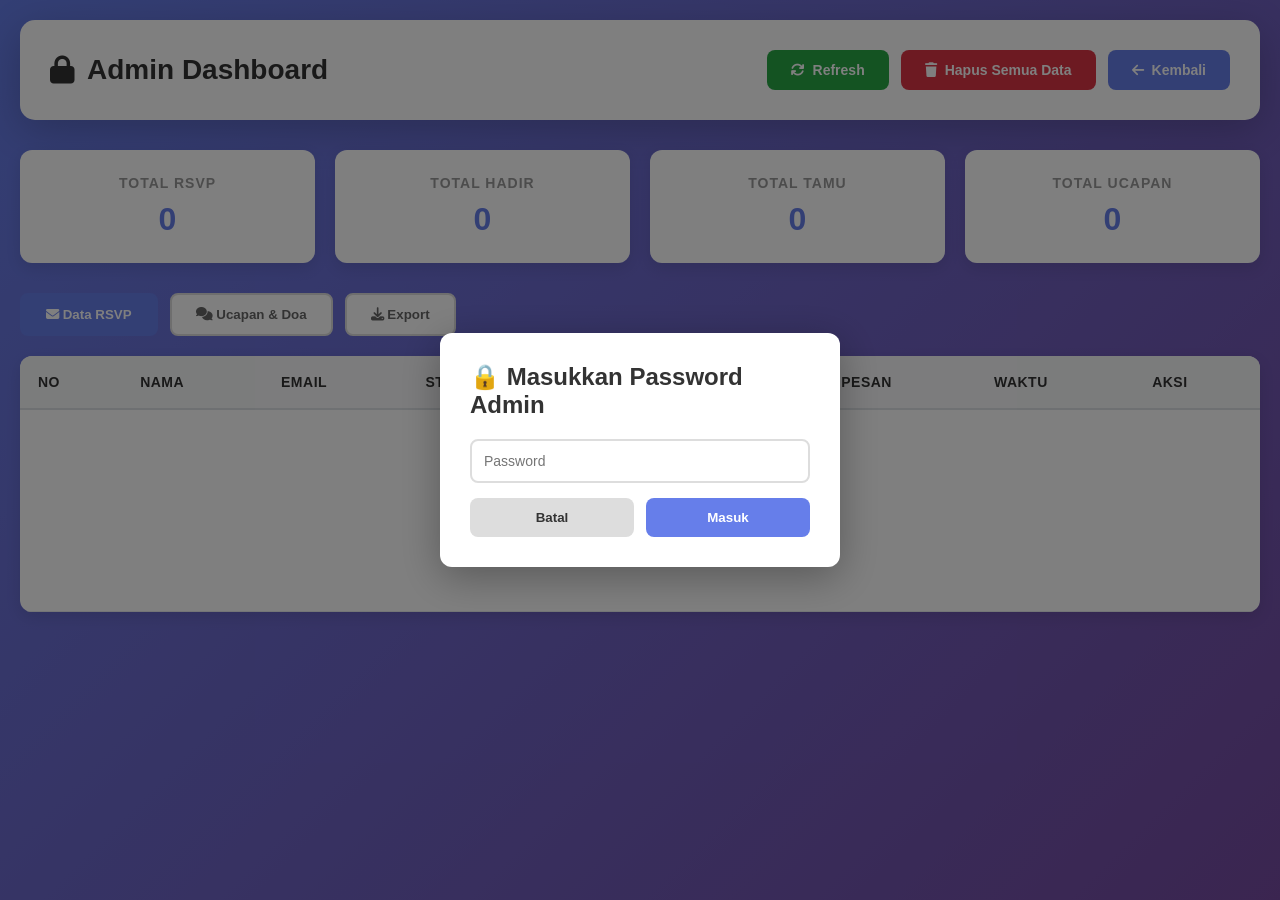
<file: admin.html>
<!DOCTYPE html>
<html lang="id">
<head>
    <meta charset="UTF-8">
    <meta name="viewport" content="width=device-width, initial-scale=1.0">
    <title>Admin Dashboard - Undangan Pernikahan Naufal & Imel</title>
    <link rel="stylesheet" href="https://cdnjs.cloudflare.com/ajax/libs/font-awesome/6.4.0/css/all.min.css">
    <style>
        * {
            margin: 0;
            padding: 0;
            box-sizing: border-box;
        }

        body {
            font-family: 'Poppins', sans-serif;
            background: linear-gradient(135deg, #667eea 0%, #764ba2 100%);
            min-height: 100vh;
            padding: 20px;
        }

        .admin-container {
            max-width: 1400px;
            margin: 0 auto;
        }

        .admin-header {
            background: white;
            padding: 30px;
            border-radius: 15px;
            margin-bottom: 30px;
            box-shadow: 0 10px 40px rgba(0,0,0,0.2);
            display: flex;
            justify-content: space-between;
            align-items: center;
            flex-wrap: wrap;
            gap: 20px;
        }

        .admin-header h1 {
            color: #333;
            font-size: 28px;
            display: flex;
            align-items: center;
            gap: 12px;
        }

        .admin-buttons {
            display: flex;
            gap: 12px;
            flex-wrap: wrap;
        }

        .btn {
            padding: 12px 24px;
            border: none;
            border-radius: 8px;
            cursor: pointer;
            font-weight: 600;
            transition: all 0.3s ease;
            font-size: 14px;
            display: flex;
            align-items: center;
            gap: 8px;
        }

        .btn-primary {
            background: #667eea;
            color: white;
        }

        .btn-primary:hover {
            background: #764ba2;
            transform: translateY(-2px);
            box-shadow: 0 5px 15px rgba(102, 126, 234, 0.3);
        }

        .btn-danger {
            background: #dc3545;
            color: white;
        }

        .btn-danger:hover {
            background: #c82333;
        }

        .btn-success {
            background: #28a745;
            color: white;
        }

        .btn-success:hover {
            background: #218838;
        }

        .stats-grid {
            display: grid;
            grid-template-columns: repeat(auto-fit, minmax(200px, 1fr));
            gap: 20px;
            margin-bottom: 30px;
        }

        .stat-card {
            background: white;
            padding: 25px;
            border-radius: 12px;
            box-shadow: 0 5px 15px rgba(0,0,0,0.1);
            text-align: center;
        }

        .stat-card h3 {
            color: #999;
            font-size: 14px;
            margin-bottom: 10px;
            text-transform: uppercase;
            letter-spacing: 1px;
        }

        .stat-card .number {
            font-size: 32px;
            font-weight: 800;
            color: #667eea;
        }

        .tabs {
            display: flex;
            gap: 12px;
            margin-bottom: 20px;
            flex-wrap: wrap;
        }

        .tab-btn {
            padding: 12px 24px;
            background: white;
            border: 2px solid #ddd;
            border-radius: 8px;
            cursor: pointer;
            font-weight: 600;
            transition: all 0.3s ease;
            color: #666;
        }

        .tab-btn.active {
            background: #667eea;
            color: white;
            border-color: #667eea;
        }

        .tab-btn:hover {
            border-color: #667eea;
        }

        .tab-content {
            display: none;
        }

        .tab-content.active {
            display: block;
        }

        .table-container {
            background: white;
            border-radius: 12px;
            box-shadow: 0 5px 15px rgba(0,0,0,0.1);
            overflow: hidden;
        }

        table {
            width: 100%;
            border-collapse: collapse;
        }

        thead {
            background: #f8f9fa;
            border-bottom: 2px solid #dee2e6;
        }

        th {
            padding: 18px;
            text-align: left;
            font-weight: 600;
            color: #333;
            font-size: 14px;
            text-transform: uppercase;
            letter-spacing: 0.5px;
        }

        td {
            padding: 16px 18px;
            border-bottom: 1px solid #e9ecef;
            color: #666;
        }

        tbody tr:hover {
            background: #f8f9fa;
        }

        .status-badge {
            display: inline-block;
            padding: 6px 12px;
            border-radius: 20px;
            font-size: 12px;
            font-weight: 600;
        }

        .status-hadir {
            background: #d4edda;
            color: #155724;
        }

        .status-tidak {
            background: #f8d7da;
            color: #721c24;
        }

        .status-mungkin {
            background: #fff3cd;
            color: #856404;
        }

        .no-data {
            text-align: center;
            padding: 60px 20px;
            color: #999;
        }

        .no-data i {
            font-size: 48px;
            margin-bottom: 15px;
            opacity: 0.5;
        }

        .comment-card {
            background: #f8f9fa;
            padding: 20px;
            border-radius: 10px;
            border-left: 4px solid #667eea;
            margin-bottom: 15px;
        }

        .comment-header {
            display: flex;
            justify-content: space-between;
            align-items: start;
            margin-bottom: 12px;
            flex-wrap: wrap;
            gap: 10px;
        }

        .comment-name {
            font-weight: 700;
            color: #333;
            font-size: 15px;
        }

        .comment-date {
            color: #999;
            font-size: 13px;
            background: white;
            padding: 4px 12px;
            border-radius: 20px;
        }

        .comment-text {
            color: #666;
            line-height: 1.6;
            font-size: 14px;
        }

        .export-section {
            background: white;
            padding: 25px;
            border-radius: 12px;
            box-shadow: 0 5px 15px rgba(0,0,0,0.1);
            margin-top: 20px;
        }

        .export-section h3 {
            margin-bottom: 15px;
            color: #333;
        }

        .password-modal {
            display: none;
            position: fixed;
            top: 0;
            left: 0;
            right: 0;
            bottom: 0;
            background: rgba(0,0,0,0.5);
            z-index: 1000;
            align-items: center;
            justify-content: center;
        }

        .password-modal.active {
            display: flex;
        }

        .modal-content {
            background: white;
            padding: 30px;
            border-radius: 12px;
            box-shadow: 0 10px 40px rgba(0,0,0,0.3);
            max-width: 400px;
            width: 90%;
        }

        .modal-content h2 {
            margin-bottom: 20px;
            color: #333;
        }

        .modal-content input {
            width: 100%;
            padding: 12px;
            border: 2px solid #ddd;
            border-radius: 8px;
            margin-bottom: 15px;
            font-size: 14px;
        }

        .modal-content input:focus {
            outline: none;
            border-color: #667eea;
        }

        .modal-buttons {
            display: flex;
            gap: 12px;
        }

        .modal-buttons button {
            flex: 1;
            padding: 12px;
            border: none;
            border-radius: 8px;
            cursor: pointer;
            font-weight: 600;
            transition: all 0.3s ease;
        }

        .modal-cancel {
            background: #ddd;
            color: #333;
        }

        .modal-cancel:hover {
            background: #ccc;
        }

        .modal-ok {
            background: #667eea;
            color: white;
        }

        .modal-ok:hover {
            background: #764ba2;
        }

        @media (max-width: 768px) {
            .admin-header {
                flex-direction: column;
                align-items: flex-start;
            }

            .stats-grid {
                grid-template-columns: repeat(2, 1fr);
            }

            table {
                font-size: 13px;
            }

            th, td {
                padding: 12px 8px;
            }
        }

        @media (max-width: 480px) {
            .stats-grid {
                grid-template-columns: 1fr;
            }

            .tabs {
                flex-direction: column;
            }

            .tab-btn {
                width: 100%;
            }
        }
    </style>
</head>
<body>
    <div class="admin-container">
        <!-- Header -->
        <div class="admin-header">
            <h1><i class="fas fa-lock"></i> Admin Dashboard</h1>
            <div class="admin-buttons">
                <button class="btn btn-success" onclick="refreshData()">
                    <i class="fas fa-sync"></i> Refresh
                </button>
                <button class="btn btn-danger" onclick="clearAllData()">
                    <i class="fas fa-trash"></i> Hapus Semua Data
                </button>
                <button class="btn btn-primary" onclick="goBack()">
                    <i class="fas fa-arrow-left"></i> Kembali
                </button>
            </div>
        </div>

        <!-- Stats -->
        <div class="stats-grid">
            <div class="stat-card">
                <h3>Total RSVP</h3>
                <div class="number" id="totalRsvp">0</div>
            </div>
            <div class="stat-card">
                <h3>Total Hadir</h3>
                <div class="number" id="totalHadir">0</div>
            </div>
            <div class="stat-card">
                <h3>Total Tamu</h3>
                <div class="number" id="totalGuests">0</div>
            </div>
            <div class="stat-card">
                <h3>Total Ucapan</h3>
                <div class="number" id="totalComments">0</div>
            </div>
        </div>

        <!-- Tabs -->
        <div class="tabs">
            <button class="tab-btn active" onclick="switchTab('rsvp')">
                <i class="fas fa-envelope"></i> Data RSVP
            </button>
            <button class="tab-btn" onclick="switchTab('comments')">
                <i class="fas fa-comments"></i> Ucapan & Doa
            </button>
            <button class="tab-btn" onclick="switchTab('export')">
                <i class="fas fa-download"></i> Export
            </button>
        </div>

        <!-- Tab: RSVP -->
        <div id="rsvp" class="tab-content active">
            <div class="table-container">
                <table>
                    <thead>
                        <tr>
                            <th>No</th>
                            <th>Nama</th>
                            <th>Email</th>
                            <th>Status</th>
                            <th>Jumlah Tamu</th>
                            <th>Pesan</th>
                            <th>Waktu</th>
                            <th>Aksi</th>
                        </tr>
                    </thead>
                    <tbody id="rsvpTable">
                        <tr>
                            <td colspan="8" class="no-data">
                                <i class="fas fa-inbox"></i>
                                <p>Belum ada data RSVP</p>
                            </td>
                        </tr>
                    </tbody>
                </table>
            </div>
        </div>

        <!-- Tab: Comments -->
        <div id="comments" class="tab-content">
            <div id="commentsContainer" style="background: white; padding: 30px; border-radius: 12px; box-shadow: 0 5px 15px rgba(0,0,0,0.1);">
                <div class="no-data">
                    <i class="fas fa-comments"></i>
                    <p>Belum ada ucapan & konfirmasi</p>
                </div>
            </div>
        </div>

        <!-- Tab: Export -->
        <div id="export" class="tab-content">
            <div class="export-section">
                <h3><i class="fas fa-download"></i> Export Data</h3>
                <p style="margin-bottom: 20px; color: #666;">Pilih format untuk mengunduh data RSVP dan Ucapan</p>
                <div style="display: flex; gap: 12px; flex-wrap: wrap;">
                    <button class="btn btn-primary" onclick="exportToCSV()">
                        <i class="fas fa-file-csv"></i> Export ke CSV
                    </button>
                    <button class="btn btn-primary" onclick="exportToJSON()">
                        <i class="fas fa-file-code"></i> Export ke JSON
                    </button>
                    <button class="btn btn-primary" onclick="exportToExcel()">
                        <i class="fas fa-file-excel"></i> Export ke Excel
                    </button>
                </div>
            </div>
        </div>
    </div>

    <!-- Password Modal -->
    <div id="passwordModal" class="password-modal">
        <div class="modal-content">
            <h2>🔒 Masukkan Password Admin</h2>
            <input type="password" id="passwordInput" placeholder="Password" onkeypress="if(event.key==='Enter') verifyPassword()">
            <div class="modal-buttons">
                <button class="modal-cancel" onclick="cancelPassword()">Batal</button>
                <button class="modal-ok" onclick="verifyPassword()">Masuk</button>
            </div>
        </div>
    </div>

    <script>
        // Password admin (GANTI INI KE PASSWORD ANDA)
        const ADMIN_PASSWORD = "admin123";

        // Check password on load
        window.addEventListener('load', () => {
            const isLoggedIn = sessionStorage.getItem('adminLoggedIn');
            if (!isLoggedIn) {
                document.getElementById('passwordModal').classList.add('active');
            } else {
                loadData();
            }
        });

        function verifyPassword() {
            const password = document.getElementById('passwordInput').value;
            if (password === ADMIN_PASSWORD) {
                sessionStorage.setItem('adminLoggedIn', 'true');
                document.getElementById('passwordModal').classList.remove('active');
                loadData();
            } else {
                alert('❌ Password salah!');
                document.getElementById('passwordInput').value = '';
            }
        }

        function cancelPassword() {
            window.history.back();
        }

        // Load data dari localStorage
        function loadData() {
            const rsvpData = JSON.parse(localStorage.getItem('rsvpData') || '[]');
            const commentsData = JSON.parse(localStorage.getItem('commentsData') || '[]');

            displayRSVP(rsvpData);
            displayComments(commentsData);
            updateStats(rsvpData, commentsData);
        }

        // Display RSVP data
        function displayRSVP(data) {
            const table = document.getElementById('rsvpTable');

            if (data.length === 0) {
                table.innerHTML = `
                    <tr>
                        <td colspan="8" class="no-data">
                            <i class="fas fa-inbox"></i>
                            <p>Belum ada data RSVP</p>
                        </td>
                    </tr>
                `;
                return;
            }

            table.innerHTML = data.map((item, index) => `
                <tr>
                    <td>${index + 1}</td>
                    <td><strong>${escapeHtml(item.name)}</strong></td>
                    <td>${escapeHtml(item.email)}</td>
                    <td>
                        <span class="status-badge status-${item.attendance}">
                            ${item.attendance === 'hadir' ? '✓ Hadir' : item.attendance === 'tidak' ? '✗ Tidak' : '? Mungkin'}
                        </span>
                    </td>
                    <td><strong>${item.guests}</strong> orang</td>
                    <td style="max-width: 200px; white-space: nowrap; overflow: hidden; text-overflow: ellipsis;">
                        ${item.message ? escapeHtml(item.message) : '<em style="color: #ccc;">-</em>'}
                    </td>
                    <td style="font-size: 13px;">${new Date(item.timestamp).toLocaleDateString('id-ID', {year: 'numeric', month: 'short', day: 'numeric', hour: '2-digit', minute: '2-digit'})}</td>
                    <td>
                        <button class="btn btn-danger" onclick="deleteRSVP(${index})" style="padding: 6px 12px; font-size: 12px;">
                            <i class="fas fa-trash"></i>
                        </button>
                    </td>
                </tr>
            `).join('');
        }

        // Display Comments
        function displayComments(data) {
            const container = document.getElementById('commentsContainer');

            if (data.length === 0) {
                container.innerHTML = `
                    <div class="no-data">
                        <i class="fas fa-comments"></i>
                        <p>Belum ada ucapan & konfirmasi</p>
                    </div>
                `;
                return;
            }

            container.innerHTML = data.map((comment, index) => `
                <div class="comment-card">
                    <div class="comment-header">
                        <div>
                            <div class="comment-name">👤 ${escapeHtml(comment.name)}</div>
                            <div style="font-size: 12px; color: #999; margin-top: 4px;">${escapeHtml(comment.email)}</div>
                            ${comment.attendance ? `<div style="font-size: 12px; margin-top: 6px;">
                                <span style="display: inline-block; padding: 4px 10px; border-radius: 12px; background: ${comment.attendance === 'hadir' ? '#d4edda' : comment.attendance === 'tidak' ? '#f8d7da' : '#fff3cd'}; color: ${comment.attendance === 'hadir' ? '#155724' : comment.attendance === 'tidak' ? '#721c24' : '#856404'}; font-weight: 600;">
                                    ${comment.attendance === 'hadir' ? '✓ Hadir' : comment.attendance === 'tidak' ? '✗ Tidak Hadir' : '? Mungkin'} (${comment.guests} orang)
                                </span>
                            </div>` : ''}
                        </div>
                        <div style="display: flex; gap: 10px; align-items: center;">
                            <div class="comment-date">${new Date(comment.timestamp).toLocaleDateString('id-ID', {year: 'numeric', month: 'short', day: 'numeric'})}</div>
                            <button class="btn btn-danger" onclick="deleteComment(${index})" style="padding: 6px 12px; font-size: 12px;">
                                <i class="fas fa-trash"></i>
                            </button>
                        </div>
                    </div>
                    <div class="comment-text">"${escapeHtml(comment.text)}"</div>
                </div>
            `).join('');
        }

        // Update Statistics
        function updateStats(rsvpData, commentsData) {
            document.getElementById('totalRsvp').textContent = rsvpData.length;
            document.getElementById('totalHadir').textContent = rsvpData.filter(r => r.attendance === 'hadir').length;
            document.getElementById('totalGuests').textContent = rsvpData.reduce((sum, r) => sum + parseInt(r.guests || 0), 0);
            document.getElementById('totalComments').textContent = commentsData.length;
        }

        // Switch Tab
        function switchTab(tab) {
            document.querySelectorAll('.tab-content').forEach(el => el.classList.remove('active'));
            document.querySelectorAll('.tab-btn').forEach(el => el.classList.remove('active'));
            
            document.getElementById(tab).classList.add('active');
            event.target.classList.add('active');
        }

        // Delete RSVP
        function deleteRSVP(index) {
            if (!confirm('Yakin ingin menghapus data ini?')) return;
            
            const rsvpData = JSON.parse(localStorage.getItem('rsvpData') || '[]');
            rsvpData.splice(index, 1);
            localStorage.setItem('rsvpData', JSON.stringify(rsvpData));
            loadData();
            alert('✓ Data berhasil dihapus');
        }

        // Delete Comment
        function deleteComment(index) {
            if (!confirm('Yakin ingin menghapus ucapan ini?')) return;
            
            const commentsData = JSON.parse(localStorage.getItem('commentsData') || '[]');
            commentsData.splice(index, 1);
            localStorage.setItem('commentsData', JSON.stringify(commentsData));
            loadData();
            alert('✓ Ucapan berhasil dihapus');
        }

        // Clear All Data
        function clearAllData() {
            if (!confirm('⚠️ PERHATIAN: Ini akan menghapus SEMUA data! Yakin?')) return;
            if (!confirm('Terakhir kali: Ini tidak bisa dibatalkan!')) return;
            
            localStorage.removeItem('rsvpData');
            localStorage.removeItem('commentsData');
            loadData();
            alert('✓ Semua data berhasil dihapus');
        }

        // Refresh Data
        function refreshData() {
            loadData();
            alert('✓ Data di-refresh');
        }

        // Go Back
        function goBack() {
            window.location.href = 'index.html';
        }

        // Export to CSV
        function exportToCSV() {
            const rsvpData = JSON.parse(localStorage.getItem('rsvpData') || '[]');
            const commentsData = JSON.parse(localStorage.getItem('commentsData') || '[]');

            let csv = 'RSVP DATA\n';
            csv += 'Nama,Email,Status,Jumlah Tamu,Pesan,Waktu\n';
            
            rsvpData.forEach(item => {
                csv += `"${item.name}","${item.email}","${item.attendance}","${item.guests}","${item.message || ''}","${item.timestamp}"\n`;
            });

            csv += '\n\nUCAPAN DATA\n';
            csv += 'Nama,Ucapan,Waktu\n';
            
            commentsData.forEach(item => {
                csv += `"${item.name}","${item.text}","${item.timestamp}"\n`;
            });

            downloadFile(csv, 'undangan-data.csv', 'text/csv');
        }

        // Export to JSON
        function exportToJSON() {
            const rsvpData = JSON.parse(localStorage.getItem('rsvpData') || '[]');
            const commentsData = JSON.parse(localStorage.getItem('commentsData') || '[]');

            const data = {
                rsvp: rsvpData,
                comments: commentsData,
                exportedAt: new Date().toISOString()
            };

            downloadFile(JSON.stringify(data, null, 2), 'undangan-data.json', 'application/json');
        }

        // Export to Excel (simple version)
        function exportToExcel() {
            const rsvpData = JSON.parse(localStorage.getItem('rsvpData') || '[]');
            const commentsData = JSON.parse(localStorage.getItem('commentsData') || '[]');

            let html = `
                <table border="1">
                    <tr><th colspan="6" style="background: #667eea; color: white; padding: 10px;">DATA RSVP</th></tr>
                    <tr>
                        <th>Nama</th>
                        <th>Email</th>
                        <th>Status</th>
                        <th>Jumlah Tamu</th>
                        <th>Pesan</th>
                        <th>Waktu</th>
                    </tr>
            `;

            rsvpData.forEach(item => {
                html += `
                    <tr>
                        <td>${item.name}</td>
                        <td>${item.email}</td>
                        <td>${item.attendance}</td>
                        <td>${item.guests}</td>
                        <td>${item.message || '-'}</td>
                        <td>${item.timestamp}</td>
                    </tr>
                `;
            });

            html += `
                    <tr><th colspan="6" style="background: #667eea; color: white; padding: 10px;">DATA UCAPAN</th></tr>
                    <tr>
                        <th>Nama</th>
                        <th colspan="5">Ucapan</th>
                    </tr>
            `;

            commentsData.forEach(item => {
                html += `
                    <tr>
                        <td>${item.name}</td>
                        <td colspan="5">${item.text}</td>
                    </tr>
                `;
            });

            html += '</table>';

            downloadFile(html, 'undangan-data.xls', 'application/vnd.ms-excel');
        }

        // Download File Helper
        function downloadFile(content, filename, type) {
            const blob = new Blob([content], { type });
            const url = window.URL.createObjectURL(blob);
            const a = document.createElement('a');
            a.href = url;
            a.download = filename;
            a.click();
            window.URL.revokeObjectURL(url);
            alert(`✓ ${filename} berhasil diunduh`);
        }

        // Escape HTML
        function escapeHtml(text) {
            if (!text) return '';
            const map = {
                '&': '&amp;',
                '<': '&lt;',
                '>': '&gt;',
                '"': '&quot;',
                "'": '&#039;'
            };
            return text.replace(/[&<>"']/g, m => map[m]);
        }

        // Password modal - cancel
        function cancelPassword() {
            window.history.back();
        }
    </script>
</body>
</html>
</file>
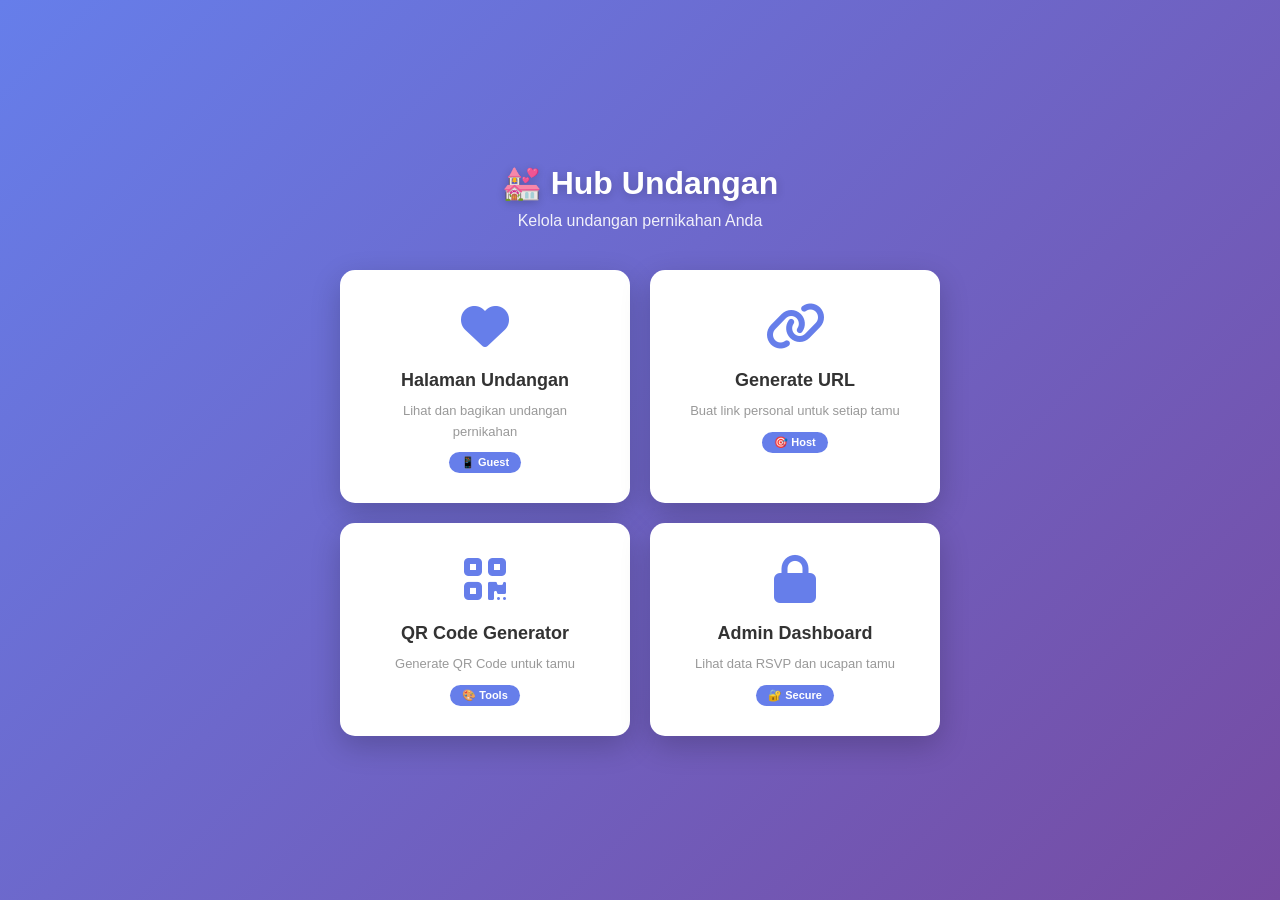
<file: hub.html>
<!DOCTYPE html>
<html lang="id">
<head>
    <meta charset="UTF-8">
    <meta name="viewport" content="width=device-width, initial-scale=1.0">
    <title>Hub - Undangan Pernikahan Naufal & Imel</title>
    <link rel="stylesheet" href="https://cdnjs.cloudflare.com/ajax/libs/font-awesome/6.4.0/css/all.min.css">
    <style>
        * {
            margin: 0;
            padding: 0;
            box-sizing: border-box;
        }

        body {
            font-family: 'Poppins', sans-serif;
            background: linear-gradient(135deg, #667eea 0%, #764ba2 100%);
            min-height: 100vh;
            padding: 20px;
            display: flex;
            align-items: center;
            justify-content: center;
        }

        .container {
            max-width: 600px;
            width: 100%;
        }

        .header {
            text-align: center;
            color: white;
            margin-bottom: 40px;
        }

        .header h1 {
            font-size: 32px;
            margin-bottom: 10px;
            text-shadow: 0 2px 10px rgba(0,0,0,0.2);
        }

        .header p {
            font-size: 16px;
            opacity: 0.9;
        }

        .card-grid {
            display: grid;
            grid-template-columns: repeat(auto-fit, minmax(280px, 1fr));
            gap: 20px;
        }

        .card {
            background: white;
            padding: 30px;
            border-radius: 15px;
            box-shadow: 0 10px 30px rgba(0,0,0,0.2);
            transition: all 0.3s ease;
            text-decoration: none;
            color: inherit;
            display: flex;
            flex-direction: column;
            align-items: center;
            text-align: center;
            cursor: pointer;
        }

        .card:hover {
            transform: translateY(-10px);
            box-shadow: 0 15px 40px rgba(0,0,0,0.3);
        }

        .card-icon {
            font-size: 48px;
            margin-bottom: 15px;
            color: #667eea;
        }

        .card h2 {
            font-size: 18px;
            margin-bottom: 10px;
            color: #333;
        }

        .card p {
            font-size: 13px;
            color: #999;
            line-height: 1.6;
        }

        .badge {
            display: inline-block;
            background: #667eea;
            color: white;
            padding: 4px 12px;
            border-radius: 20px;
            font-size: 11px;
            margin-top: 10px;
            font-weight: 600;
        }

        @media (max-width: 480px) {
            .header h1 {
                font-size: 24px;
            }

            .card-grid {
                grid-template-columns: 1fr;
            }
        }
    </style>
</head>
<body>
    <div class="container">
        <div class="header">
            <h1>💒 Hub Undangan</h1>
            <p>Kelola undangan pernikahan Anda</p>
        </div>

        <div class="card-grid">
            <!-- Halaman Undangan -->
            <a href="index.html" class="card">
                <div class="card-icon"><i class="fas fa-heart"></i></div>
                <h2>Halaman Undangan</h2>
                <p>Lihat dan bagikan undangan pernikahan</p>
                <span class="badge">📱 Guest</span>
            </a>

            <!-- URL Generator -->
            <a href="url-generator.html" class="card">
                <div class="card-icon"><i class="fas fa-link"></i></div>
                <h2>Generate URL</h2>
                <p>Buat link personal untuk setiap tamu</p>
                <span class="badge">🎯 Host</span>
            </a>

            <!-- QR Code Generator -->
            <a href="qrcode-generator.html" class="card">
                <div class="card-icon"><i class="fas fa-qrcode"></i></div>
                <h2>QR Code Generator</h2>
                <p>Generate QR Code untuk tamu</p>
                <span class="badge">🎨 Tools</span>
            </a>

            <!-- Admin Dashboard -->
            <a href="admin.html" class="card">
                <div class="card-icon"><i class="fas fa-lock"></i></div>
                <h2>Admin Dashboard</h2>
                <p>Lihat data RSVP dan ucapan tamu</p>
                <span class="badge">🔐 Secure</span>
            </a>
        </div>
    </div>
</body>
</html>
</file>
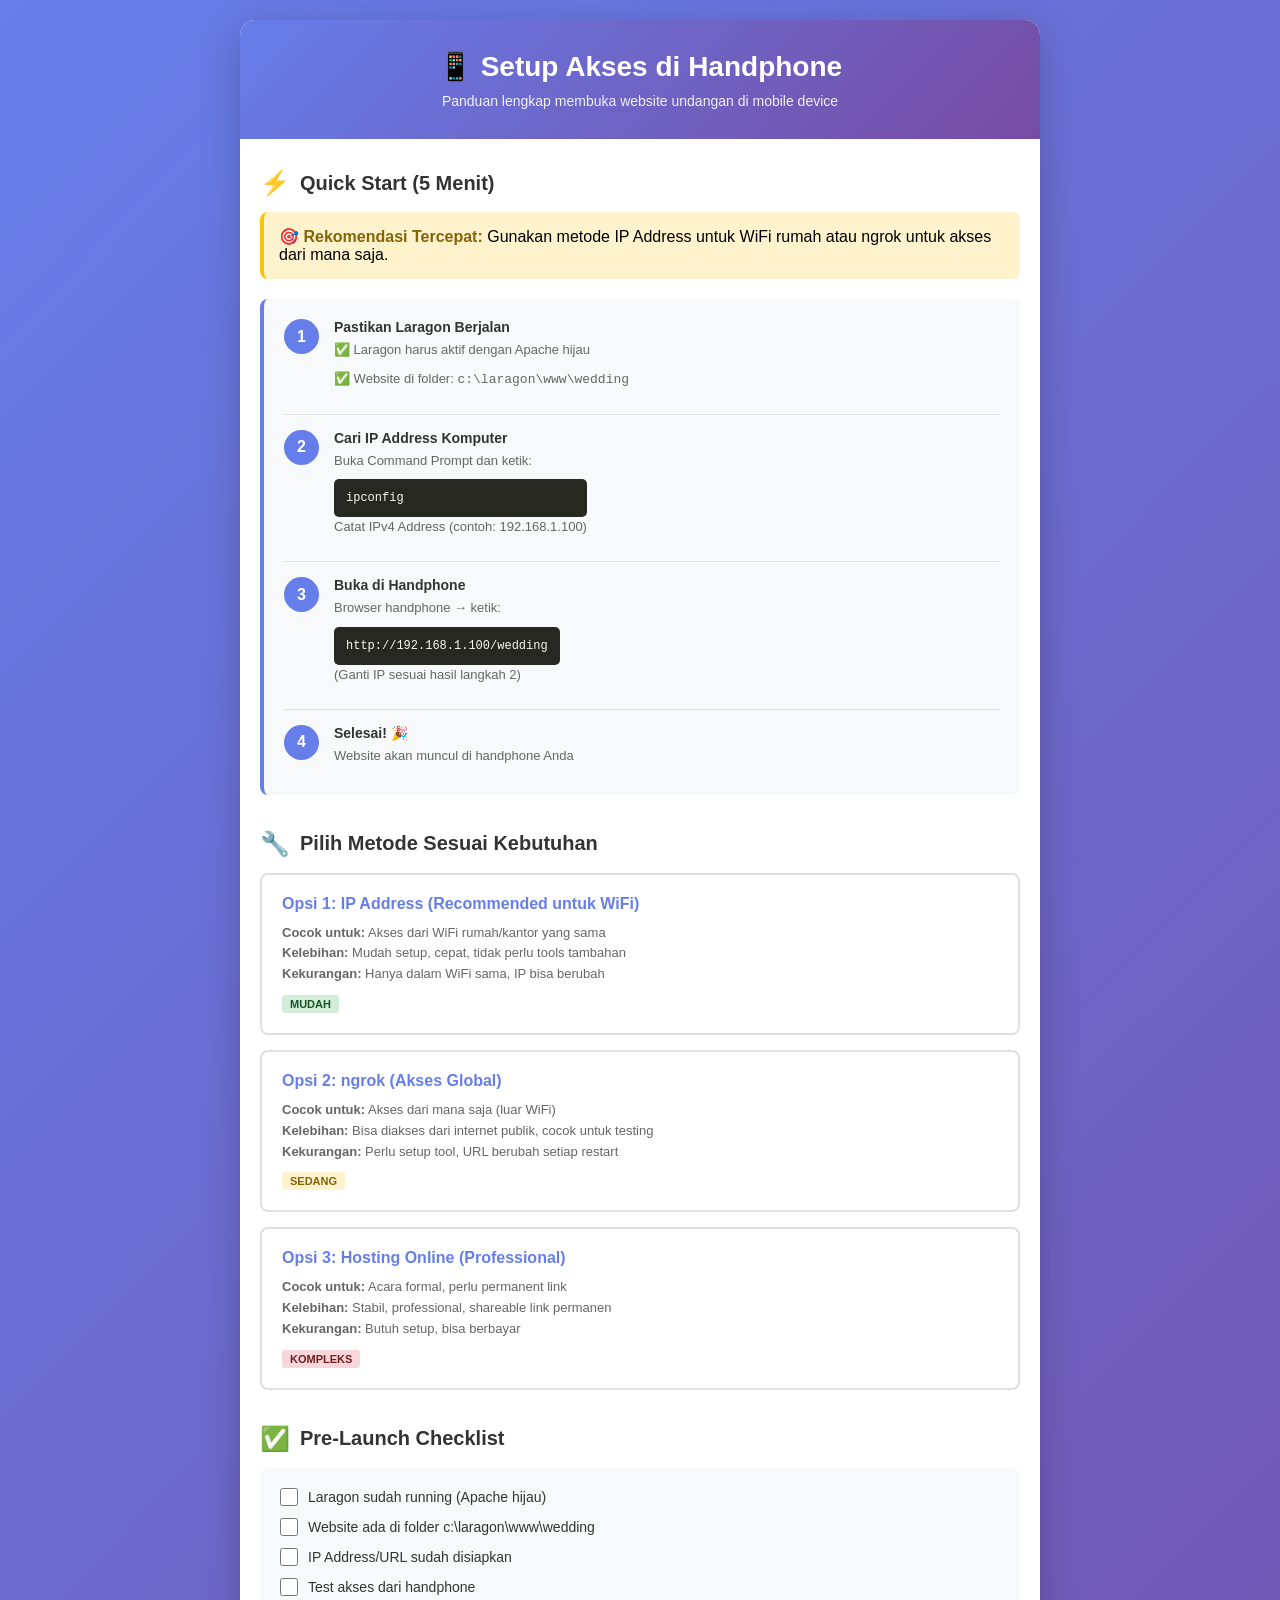
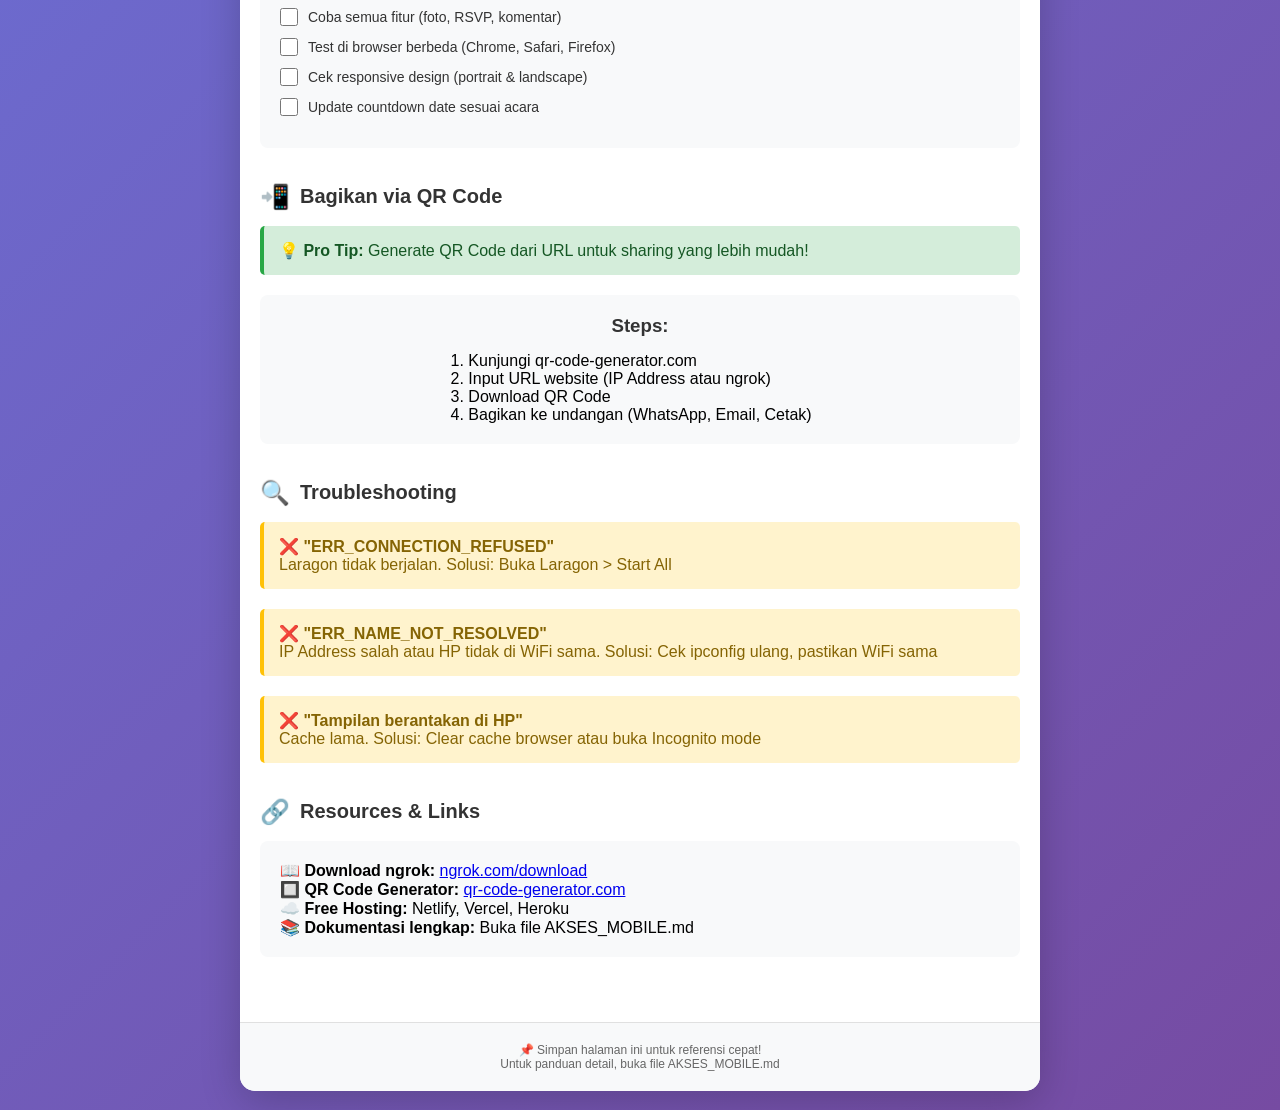
<file: setup-mobile.html>
<!DOCTYPE html>
<html lang="id">
<head>
    <meta charset="UTF-8">
    <meta name="viewport" content="width=device-width, initial-scale=1.0">
    <title>Setup Akses Mobile - Undangan Pernikahan</title>
    <style>
        * {
            margin: 0;
            padding: 0;
            box-sizing: border-box;
        }
        
        body {
            font-family: 'Segoe UI', Tahoma, Geneva, Verdana, sans-serif;
            background: linear-gradient(135deg, #667eea 0%, #764ba2 100%);
            min-height: 100vh;
            padding: 20px;
        }
        
        .container {
            max-width: 800px;
            margin: 0 auto;
            background: white;
            border-radius: 15px;
            box-shadow: 0 10px 40px rgba(0,0,0,0.2);
            overflow: hidden;
        }
        
        .header {
            background: linear-gradient(135deg, #667eea 0%, #764ba2 100%);
            color: white;
            padding: 30px 20px;
            text-align: center;
        }
        
        .header h1 {
            margin-bottom: 10px;
            font-size: 28px;
        }
        
        .header p {
            opacity: 0.9;
            font-size: 14px;
        }
        
        .content {
            padding: 30px 20px;
        }
        
        .section {
            margin-bottom: 35px;
        }
        
        .section h2 {
            color: #333;
            margin-bottom: 15px;
            font-size: 20px;
            display: flex;
            align-items: center;
            gap: 10px;
        }
        
        .section-icon {
            font-size: 24px;
        }
        
        .steps {
            background: #f8f9fa;
            border-left: 4px solid #667eea;
            padding: 20px;
            border-radius: 8px;
            margin-bottom: 20px;
        }
        
        .step {
            display: flex;
            gap: 15px;
            margin-bottom: 15px;
            padding-bottom: 15px;
            border-bottom: 1px solid #e0e0e0;
        }
        
        .step:last-child {
            margin-bottom: 0;
            padding-bottom: 0;
            border-bottom: none;
        }
        
        .step-number {
            background: #667eea;
            color: white;
            width: 35px;
            height: 35px;
            border-radius: 50%;
            display: flex;
            align-items: center;
            justify-content: center;
            font-weight: bold;
            flex-shrink: 0;
        }
        
        .step-content h3 {
            color: #333;
            font-size: 14px;
            margin-bottom: 5px;
        }
        
        .step-content p {
            color: #666;
            font-size: 13px;
            line-height: 1.6;
            margin-bottom: 8px;
        }
        
        .code-block {
            background: #272822;
            color: #f8f8f2;
            padding: 12px;
            border-radius: 5px;
            font-family: 'Courier New', monospace;
            font-size: 12px;
            overflow-x: auto;
            margin-top: 8px;
        }
        
        .highlight {
            background: #fff3cd;
            padding: 15px;
            border-radius: 8px;
            border-left: 4px solid #ffc107;
            margin-bottom: 20px;
        }
        
        .highlight strong {
            color: #856404;
        }
        
        .option-box {
            border: 2px solid #e0e0e0;
            border-radius: 8px;
            padding: 20px;
            margin-bottom: 15px;
            transition: all 0.3s ease;
        }
        
        .option-box:hover {
            border-color: #667eea;
            box-shadow: 0 4px 12px rgba(102, 126, 234, 0.1);
        }
        
        .option-box h3 {
            color: #667eea;
            margin-bottom: 10px;
            font-size: 16px;
        }
        
        .option-box p {
            color: #666;
            font-size: 13px;
            line-height: 1.6;
        }
        
        .difficulty {
            display: inline-block;
            padding: 3px 8px;
            border-radius: 3px;
            font-size: 11px;
            font-weight: bold;
            margin-top: 10px;
        }
        
        .difficulty.easy {
            background: #d4edda;
            color: #155724;
        }
        
        .difficulty.medium {
            background: #fff3cd;
            color: #856404;
        }
        
        .difficulty.hard {
            background: #f8d7da;
            color: #721c24;
        }
        
        .checklist {
            background: #f8f9fa;
            padding: 20px;
            border-radius: 8px;
            margin-bottom: 20px;
        }
        
        .checklist label {
            display: flex;
            align-items: center;
            gap: 10px;
            margin-bottom: 12px;
            color: #333;
            cursor: pointer;
            font-size: 14px;
        }
        
        .checklist input[type="checkbox"] {
            width: 18px;
            height: 18px;
            cursor: pointer;
        }
        
        .qr-section {
            text-align: center;
            padding: 20px;
            background: #f8f9fa;
            border-radius: 8px;
            margin-bottom: 20px;
        }
        
        .qr-section h3 {
            color: #333;
            margin-bottom: 15px;
        }
        
        .qr-box {
            display: inline-block;
            background: white;
            padding: 15px;
            border-radius: 8px;
            box-shadow: 0 2px 8px rgba(0,0,0,0.1);
        }
        
        .qr-box img {
            max-width: 200px;
            height: auto;
        }
        
        .qr-box p {
            margin-top: 15px;
            font-size: 12px;
            color: #666;
        }
        
        .button {
            display: inline-block;
            background: #667eea;
            color: white;
            padding: 12px 24px;
            border-radius: 5px;
            text-decoration: none;
            font-weight: bold;
            margin-top: 10px;
            border: none;
            cursor: pointer;
            transition: all 0.3s ease;
            font-size: 14px;
        }
        
        .button:hover {
            background: #764ba2;
            transform: translateY(-2px);
            box-shadow: 0 4px 12px rgba(102, 126, 234, 0.3);
        }
        
        .footer {
            background: #f8f9fa;
            padding: 20px;
            text-align: center;
            border-top: 1px solid #e0e0e0;
            color: #666;
            font-size: 12px;
        }
        
        .warning {
            background: #fff3cd;
            border-left: 4px solid #ffc107;
            padding: 15px;
            border-radius: 5px;
            margin-bottom: 20px;
            color: #856404;
        }
        
        .success {
            background: #d4edda;
            border-left: 4px solid #28a745;
            padding: 15px;
            border-radius: 5px;
            margin-bottom: 20px;
            color: #155724;
        }
    </style>
</head>
<body>
    <div class="container">
        <div class="header">
            <h1>📱 Setup Akses di Handphone</h1>
            <p>Panduan lengkap membuka website undangan di mobile device</p>
        </div>
        
        <div class="content">
            <!-- QUICK START -->
            <div class="section">
                <h2><span class="section-icon">⚡</span> Quick Start (5 Menit)</h2>
                
                <div class="highlight">
                    <strong>🎯 Rekomendasi Tercepat:</strong> Gunakan metode IP Address untuk WiFi rumah atau ngrok untuk akses dari mana saja.
                </div>
                
                <div class="steps">
                    <div class="step">
                        <div class="step-number">1</div>
                        <div class="step-content">
                            <h3>Pastikan Laragon Berjalan</h3>
                            <p>✅ Laragon harus aktif dengan Apache hijau</p>
                            <p>✅ Website di folder: <code>c:\laragon\www\wedding</code></p>
                        </div>
                    </div>
                    
                    <div class="step">
                        <div class="step-number">2</div>
                        <div class="step-content">
                            <h3>Cari IP Address Komputer</h3>
                            <p>Buka Command Prompt dan ketik:</p>
                            <div class="code-block">ipconfig</div>
                            <p>Catat IPv4 Address (contoh: 192.168.1.100)</p>
                        </div>
                    </div>
                    
                    <div class="step">
                        <div class="step-number">3</div>
                        <div class="step-content">
                            <h3>Buka di Handphone</h3>
                            <p>Browser handphone → ketik:</p>
                            <div class="code-block">http://192.168.1.100/wedding</div>
                            <p>(Ganti IP sesuai hasil langkah 2)</p>
                        </div>
                    </div>
                    
                    <div class="step">
                        <div class="step-number">4</div>
                        <div class="step-content">
                            <h3>Selesai! 🎉</h3>
                            <p>Website akan muncul di handphone Anda</p>
                        </div>
                    </div>
                </div>
            </div>
            
            <!-- OPTIONS -->
            <div class="section">
                <h2><span class="section-icon">🔧</span> Pilih Metode Sesuai Kebutuhan</h2>
                
                <div class="option-box">
                    <h3>Opsi 1: IP Address (Recommended untuk WiFi)</h3>
                    <p><strong>Cocok untuk:</strong> Akses dari WiFi rumah/kantor yang sama</p>
                    <p><strong>Kelebihan:</strong> Mudah setup, cepat, tidak perlu tools tambahan</p>
                    <p><strong>Kekurangan:</strong> Hanya dalam WiFi sama, IP bisa berubah</p>
                    <span class="difficulty easy">MUDAH</span>
                </div>
                
                <div class="option-box">
                    <h3>Opsi 2: ngrok (Akses Global)</h3>
                    <p><strong>Cocok untuk:</strong> Akses dari mana saja (luar WiFi)</p>
                    <p><strong>Kelebihan:</strong> Bisa diakses dari internet publik, cocok untuk testing</p>
                    <p><strong>Kekurangan:</strong> Perlu setup tool, URL berubah setiap restart</p>
                    <span class="difficulty medium">SEDANG</span>
                </div>
                
                <div class="option-box">
                    <h3>Opsi 3: Hosting Online (Professional)</h3>
                    <p><strong>Cocok untuk:</strong> Acara formal, perlu permanent link</p>
                    <p><strong>Kelebihan:</strong> Stabil, professional, shareable link permanen</p>
                    <p><strong>Kekurangan:</strong> Butuh setup, bisa berbayar</p>
                    <span class="difficulty hard">KOMPLEKS</span>
                </div>
            </div>
            
            <!-- CHECKLIST -->
            <div class="section">
                <h2><span class="section-icon">✅</span> Pre-Launch Checklist</h2>
                
                <div class="checklist">
                    <label>
                        <input type="checkbox">
                        Laragon sudah running (Apache hijau)
                    </label>
                    <label>
                        <input type="checkbox">
                        Website ada di folder c:\laragon\www\wedding
                    </label>
                    <label>
                        <input type="checkbox">
                        IP Address/URL sudah disiapkan
                    </label>
                    <label>
                        <input type="checkbox">
                        Test akses dari handphone
                    </label>
                    <label>
                        <input type="checkbox">
                        Coba semua fitur (foto, RSVP, komentar)
                    </label>
                    <label>
                        <input type="checkbox">
                        Test di browser berbeda (Chrome, Safari, Firefox)
                    </label>
                    <label>
                        <input type="checkbox">
                        Cek responsive design (portrait & landscape)
                    </label>
                    <label>
                        <input type="checkbox">
                        Update countdown date sesuai acara
                    </label>
                </div>
            </div>
            
            <!-- QR CODE -->
            <div class="section">
                <h2><span class="section-icon">📲</span> Bagikan via QR Code</h2>
                
                <div class="success">
                    <strong>💡 Pro Tip:</strong> Generate QR Code dari URL untuk sharing yang lebih mudah!
                </div>
                
                <div class="qr-section">
                    <h3>Steps:</h3>
                    <ol style="text-align: left; display: inline-block;">
                        <li>Kunjungi qr-code-generator.com</li>
                        <li>Input URL website (IP Address atau ngrok)</li>
                        <li>Download QR Code</li>
                        <li>Bagikan ke undangan (WhatsApp, Email, Cetak)</li>
                    </ol>
                </div>
            </div>
            
            <!-- TROUBLESHOOTING -->
            <div class="section">
                <h2><span class="section-icon">🔍</span> Troubleshooting</h2>
                
                <div class="warning">
                    <strong>❌ "ERR_CONNECTION_REFUSED"</strong><br>
                    Laragon tidak berjalan. Solusi: Buka Laragon > Start All
                </div>
                
                <div class="warning">
                    <strong>❌ "ERR_NAME_NOT_RESOLVED"</strong><br>
                    IP Address salah atau HP tidak di WiFi sama. Solusi: Cek ipconfig ulang, pastikan WiFi sama
                </div>
                
                <div class="warning">
                    <strong>❌ "Tampilan berantakan di HP"</strong><br>
                    Cache lama. Solusi: Clear cache browser atau buka Incognito mode
                </div>
            </div>
            
            <!-- RESOURCES -->
            <div class="section">
                <h2><span class="section-icon">🔗</span> Resources & Links</h2>
                
                <div style="background: #f8f9fa; padding: 20px; border-radius: 8px;">
                    <p><strong>📖 Download ngrok:</strong> <a href="https://ngrok.com/download" target="_blank">ngrok.com/download</a></p>
                    <p><strong>🔲 QR Code Generator:</strong> <a href="https://www.qr-code-generator.com/" target="_blank">qr-code-generator.com</a></p>
                    <p><strong>☁️ Free Hosting:</strong> Netlify, Vercel, Heroku</p>
                    <p><strong>📚 Dokumentasi lengkap:</strong> Buka file AKSES_MOBILE.md</p>
                </div>
            </div>
        </div>
        
        <div class="footer">
            <p>📌 Simpan halaman ini untuk referensi cepat!</p>
            <p>Untuk panduan detail, buka file AKSES_MOBILE.md</p>
        </div>
    </div>
</body>
</html>
</file>
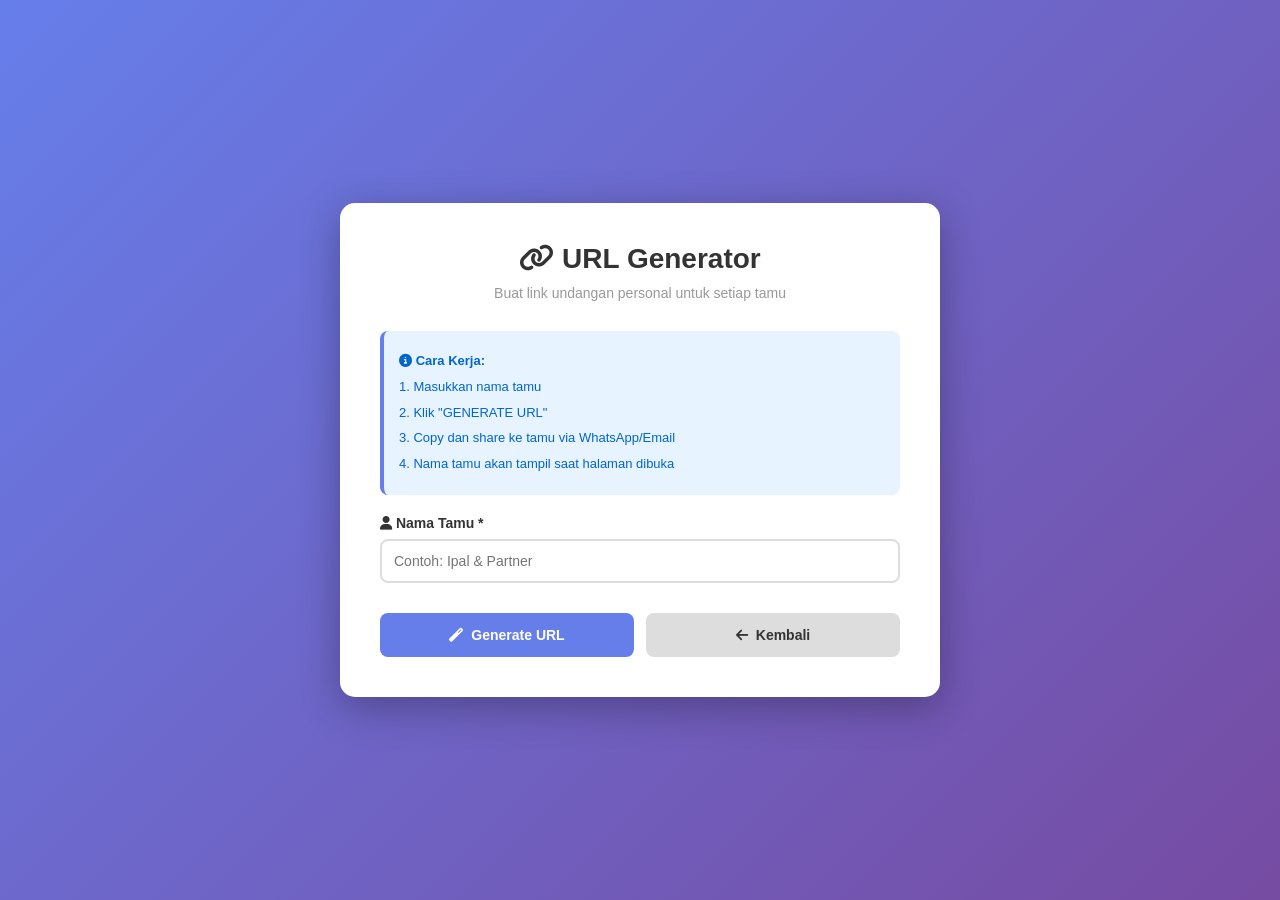
<file: url-generator.html>
<!DOCTYPE html>
<html lang="id">
<head>
    <meta charset="UTF-8">
    <meta name="viewport" content="width=device-width, initial-scale=1.0">
    <title>URL Generator - Undangan Pernikahan Naufal & Imel</title>
    <link rel="stylesheet" href="https://cdnjs.cloudflare.com/ajax/libs/font-awesome/6.4.0/css/all.min.css">
    <style>
        * {
            margin: 0;
            padding: 0;
            box-sizing: border-box;
        }

        body {
            font-family: 'Poppins', sans-serif;
            background: linear-gradient(135deg, #667eea 0%, #764ba2 100%);
            min-height: 100vh;
            padding: 20px;
            display: flex;
            align-items: center;
            justify-content: center;
        }

        .container {
            background: white;
            padding: 40px;
            border-radius: 15px;
            box-shadow: 0 10px 40px rgba(0,0,0,0.3);
            max-width: 600px;
            width: 100%;
        }

        h1 {
            color: #333;
            margin-bottom: 10px;
            text-align: center;
            font-size: 28px;
        }

        .subtitle {
            color: #999;
            text-align: center;
            margin-bottom: 30px;
            font-size: 14px;
        }

        .form-group {
            margin-bottom: 20px;
        }

        label {
            display: block;
            margin-bottom: 8px;
            color: #333;
            font-weight: 600;
            font-size: 14px;
        }

        input {
            width: 100%;
            padding: 12px;
            border: 2px solid #ddd;
            border-radius: 8px;
            font-size: 14px;
            font-family: inherit;
            transition: all 0.3s ease;
        }

        input:focus {
            outline: none;
            border-color: #667eea;
            box-shadow: 0 0 0 4px rgba(102, 126, 234, 0.1);
        }

        .button-group {
            display: flex;
            gap: 12px;
            margin-top: 30px;
        }

        button {
            flex: 1;
            padding: 14px;
            border: none;
            border-radius: 8px;
            cursor: pointer;
            font-weight: 600;
            font-size: 14px;
            transition: all 0.3s ease;
            display: flex;
            align-items: center;
            justify-content: center;
            gap: 8px;
        }

        .btn-generate {
            background: #667eea;
            color: white;
        }

        .btn-generate:hover {
            background: #764ba2;
            transform: translateY(-2px);
            box-shadow: 0 5px 15px rgba(102, 126, 234, 0.3);
        }

        .btn-back {
            background: #ddd;
            color: #333;
        }

        .btn-back:hover {
            background: #ccc;
        }

        .result-section {
            display: none;
            margin-top: 30px;
            padding: 20px;
            background: #f8f9fa;
            border-radius: 10px;
            border-left: 4px solid #667eea;
        }

        .result-section.active {
            display: block;
        }

        .result-section h3 {
            color: #333;
            margin-bottom: 15px;
            font-size: 16px;
        }

        .url-box {
            background: white;
            padding: 15px;
            border-radius: 8px;
            margin-bottom: 12px;
            display: flex;
            justify-content: space-between;
            align-items: center;
            gap: 10px;
            border: 1px solid #ddd;
        }

        .url-text {
            flex: 1;
            color: #667eea;
            font-size: 13px;
            word-break: break-all;
            font-family: 'Courier New', monospace;
            overflow-y: auto;
            max-height: 60px;
        }

        .btn-copy {
            background: #28a745;
            color: white;
            padding: 10px 15px;
            border: none;
            border-radius: 6px;
            cursor: pointer;
            font-weight: 600;
            font-size: 12px;
            white-space: nowrap;
            transition: all 0.3s ease;
        }

        .btn-copy:hover {
            background: #218838;
        }

        .btn-copy.copied {
            background: #6c757d;
        }

        .info-box {
            background: #e7f3ff;
            border-left: 4px solid #667eea;
            padding: 15px;
            border-radius: 8px;
            margin-bottom: 20px;
        }

        .info-box p {
            color: #0066cc;
            font-size: 13px;
            line-height: 1.6;
            margin: 5px 0;
        }

        .example {
            background: #fff3cd;
            border-left: 4px solid #ffc107;
            padding: 15px;
            border-radius: 8px;
            margin-top: 15px;
        }

        .example h4 {
            color: #856404;
            margin-bottom: 8px;
            font-size: 13px;
        }

        .example p {
            color: #856404;
            font-size: 12px;
            margin: 5px 0;
            font-family: 'Courier New', monospace;
        }

        @media (max-width: 480px) {
            .container {
                padding: 25px;
            }

            h1 {
                font-size: 22px;
            }

            .button-group {
                flex-direction: column;
            }
        }
    </style>
</head>
<body>
    <div class="container">
        <h1><i class="fas fa-link"></i> URL Generator</h1>
        <p class="subtitle">Buat link undangan personal untuk setiap tamu</p>

        <div class="info-box">
            <p><i class="fas fa-info-circle"></i> <strong>Cara Kerja:</strong></p>
            <p>1. Masukkan nama tamu</p>
            <p>2. Klik "GENERATE URL"</p>
            <p>3. Copy dan share ke tamu via WhatsApp/Email</p>
            <p>4. Nama tamu akan tampil saat halaman dibuka</p>
        </div>

        <form id="urlForm">
            <div class="form-group">
                <label for="guestName"><i class="fas fa-user"></i> Nama Tamu *</label>
                <input type="text" id="guestName" placeholder="Contoh: Ipal & Partner" required>
            </div>

            <div class="button-group">
                <button type="submit" class="btn-generate">
                    <i class="fas fa-magic"></i> Generate URL
                </button>
                <button type="button" class="btn-back" onclick="window.location.href='index.html'">
                    <i class="fas fa-arrow-left"></i> Kembali
                </button>
            </div>
        </form>

        <div id="resultSection" class="result-section">
            <h3><i class="fas fa-check-circle"></i> URL Berhasil Dibuat!</h3>

            <div class="url-box">
                <div class="url-text" id="generatedURL"></div>
                <button class="btn-copy" onclick="copyToClipboard()">
                    <i class="fas fa-copy"></i> Copy
                </button>
            </div>

            <div style="display: flex; gap: 10px;">
                <button class="btn-copy" style="background: #17a2b8; flex: 1;" onclick="shareWhatsApp()">
                    <i class="fab fa-whatsapp"></i> Share WhatsApp
                </button>
                <button class="btn-copy" style="background: #0084ff; flex: 1;" onclick="shareEmail()">
                    <i class="fas fa-envelope"></i> Share Email
                </button>
            </div>

            <div class="example">
                <h4>📝 Contoh Pesan WhatsApp:</h4>
                <p>Halo! 👋 Kami mengundang Anda untuk merayakan pernikahan kami. Buka undangan melalui link ini:</p>
                <p id="exampleURL" style="color: #0066cc;"></p>
            </div>
        </div>
    </div>

    <script>
        const baseURL = window.location.origin + window.location.pathname.replace('url-generator.html', 'index.html');

        document.getElementById('urlForm').addEventListener('submit', (e) => {
            e.preventDefault();
            generateURL();
        });

        function generateURL() {
            const guestName = document.getElementById('guestName').value.trim();
            
            if (!guestName) {
                alert('Masukkan nama tamu terlebih dahulu!');
                return;
            }

            const encodedName = encodeURIComponent(guestName);
            const fullURL = `${baseURL}?to=${encodedName}`;

            document.getElementById('generatedURL').textContent = fullURL;
            document.getElementById('exampleURL').textContent = fullURL;
            document.getElementById('resultSection').classList.add('active');

            // Scroll ke hasil
            setTimeout(() => {
                document.getElementById('resultSection').scrollIntoView({ behavior: 'smooth' });
            }, 100);
        }

        function copyToClipboard() {
            const url = document.getElementById('generatedURL').textContent;
            navigator.clipboard.writeText(url).then(() => {
                const btn = event.target.closest('button');
                const originalText = btn.innerHTML;
                btn.innerHTML = '<i class="fas fa-check"></i> Copied!';
                btn.classList.add('copied');
                
                setTimeout(() => {
                    btn.innerHTML = originalText;
                    btn.classList.remove('copied');
                }, 2000);
            });
        }

        function shareWhatsApp() {
            const url = document.getElementById('generatedURL').textContent;
            const guestName = document.getElementById('guestName').value;
            const message = `Halo ${guestName}! 👋\n\nKami mengundang Anda untuk merayakan pernikahan kami. Buka undangan melalui link ini:\n\n${url}`;
            const whatsappURL = `https://wa.me/?text=${encodeURIComponent(message)}`;
            window.open(whatsappURL, '_blank');
        }

        function shareEmail() {
            const url = document.getElementById('generatedURL').textContent;
            const guestName = document.getElementById('guestName').value;
            const subject = 'Undangan Pernikahan - Naufal & Imel';
            const body = `Halo ${guestName},\n\nDengan senang hati kami mengundang Anda untuk merayakan pernikahan kami.\n\nSilahkan buka undangan melalui link berikut:\n${url}\n\nTerima kasih,\nNaufal & Imel`;
            const mailtoURL = `mailto:?subject=${encodeURIComponent(subject)}&body=${encodeURIComponent(body)}`;
            window.location.href = mailtoURL;
        }
    </script>
</body>
</html>
</file>
